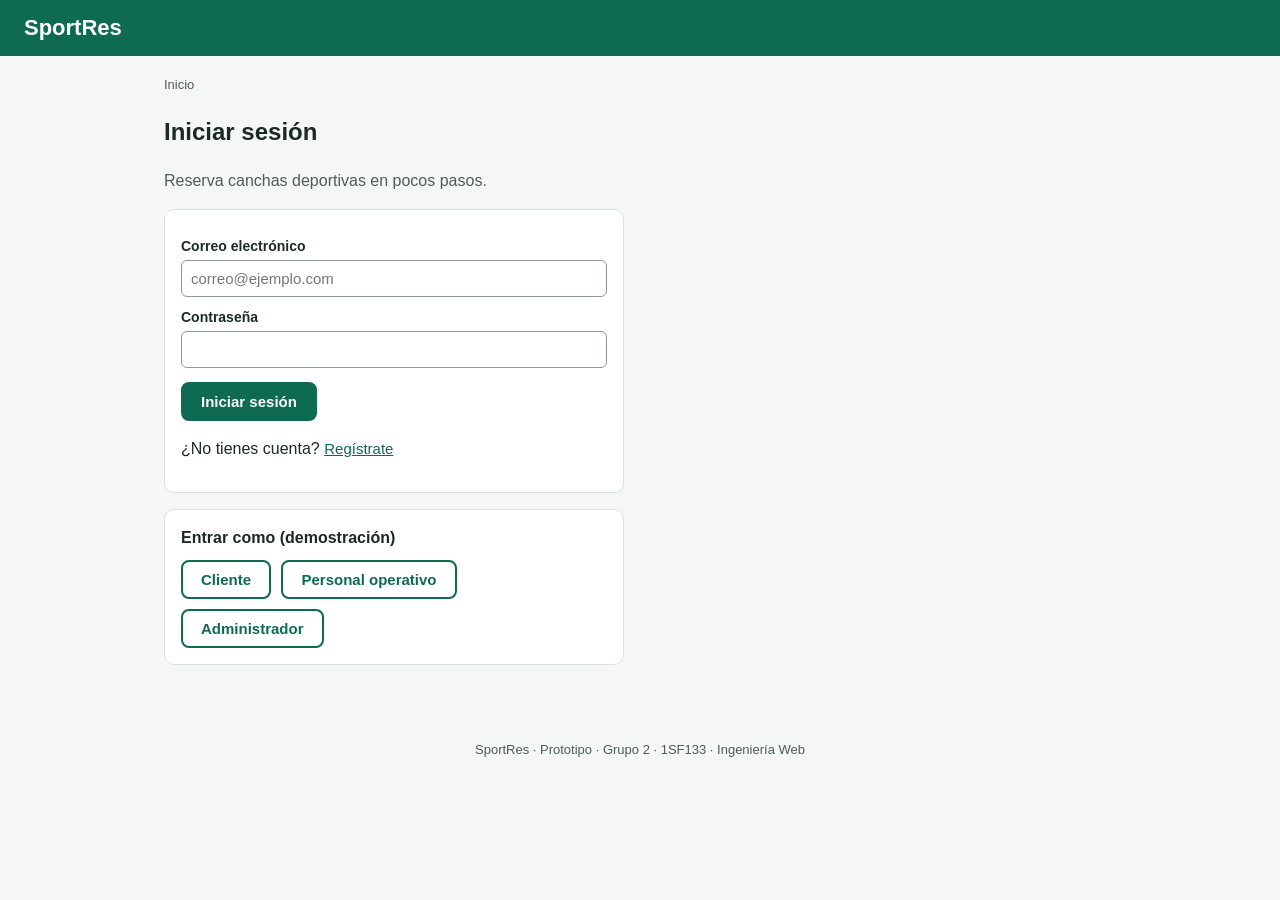
<file: PROTOTIPO/index.html>
<!DOCTYPE html>
<html lang="es">
<head>
  <meta charset="UTF-8">
  <meta name="viewport" content="width=device-width, initial-scale=1">
  <title>SportRes - Prototipo</title>
  <link rel="stylesheet" href="estilos.css">
</head>
<body>

  <!-- ENCABEZADO: logo, menú (se llena con JavaScript según el rol) y usuario -->
  <header>
    <span class="logo">SportRes</span>
    <nav id="menu" aria-label="Menú principal"></nav>
    <span id="usuario"></span>
  </header>

  <div class="contenedor">
  <!-- Menú lateral: solo lo usa el administrador -->
  <aside id="lateral" class="lateral oculta" aria-label="Menú del administrador"></aside>
  <main>
    <!-- Ruta de migas de pan y mensajes para lectores de pantalla -->
    <p id="ruta" class="ruta"></p>
    <p id="mensaje" class="mensaje oculta" role="status" aria-live="polite"></p>

    <!-- ===================== ACCESO ===================== -->
    <section id="login" class="pantalla">
      <h1 tabindex="-1">Iniciar sesión</h1>
      <p class="sub">Reserva canchas deportivas en pocos pasos.</p>
      <form id="form-login" class="tarjeta angosta" novalidate>
        <label for="login-correo">Correo electrónico</label>
        <input type="email" id="login-correo" placeholder="correo@ejemplo.com">
        <p class="error" id="error-login-correo"></p>

        <label for="login-clave">Contraseña</label>
        <input type="password" id="login-clave">
        <p class="error" id="error-login-clave"></p>

        <button type="submit" class="boton">Iniciar sesión</button>
        <p>¿No tienes cuenta? <button type="button" class="enlace" data-ir="registro">Regístrate</button></p>
      </form>
      <div class="tarjeta angosta">
        <strong>Entrar como (demostración)</strong><br>
        <button type="button" class="boton claro" data-rol="cliente">Cliente</button>
        <button type="button" class="boton claro" data-rol="operativo">Personal operativo</button>
        <button type="button" class="boton claro" data-rol="admin">Administrador</button>
      </div>
    </section>

    <section id="registro" class="pantalla oculta">
      <h1 tabindex="-1">Crear cuenta</h1>
      <form id="form-registro" class="tarjeta angosta" novalidate>
        <fieldset>
          <legend>Datos personales</legend>
          <label for="reg-nombre">Nombre completo</label>
          <input type="text" id="reg-nombre">
          <p class="error" id="error-reg-nombre"></p>
          <label for="reg-correo">Correo electrónico</label>
          <input type="email" id="reg-correo">
          <p class="error" id="error-reg-correo"></p>
          <label for="reg-clave">Contraseña (mínimo 6 caracteres)</label>
          <input type="password" id="reg-clave">
          <p class="error" id="error-reg-clave"></p>
        </fieldset>
        <button type="submit" class="boton">Crear cuenta</button>
        <button type="button" class="boton claro" data-ir="login">Ya tengo cuenta</button>
      </form>
    </section>

    <!-- ===================== CLIENTE ===================== -->
    <section id="buscar" class="pantalla oculta">
      <h1 tabindex="-1">Buscar instalaciones</h1>
      <p class="sub">Paso 1 de 3: elige una instalación.</p>
      <div class="tarjeta">
        <div class="fila">
          <div>
            <label for="filtro-deporte">Deporte</label>
            <select id="filtro-deporte">
              <option value="todos">Todos</option>
              <option>Fútbol</option>
              <option>Baloncesto</option>
              <option>Pádel</option>
            </select>
          </div>
          <div>
            <label for="filtro-fecha">Fecha</label>
            <input type="date" id="filtro-fecha" value="2026-10-15">
          </div>
        </div>
      </div>
      <div id="lista-instalaciones" class="cuadricula"></div>
    </section>

    <section id="detalle" class="pantalla oculta">
      <h1 tabindex="-1" id="detalle-titulo">Instalación</h1>
      <p class="sub">Paso 2 de 3: elige un horario.</p>
      <div class="tarjeta" id="detalle-info"></div>
      <div class="tarjeta">
        <h2>Horarios disponibles</h2>
        <div id="lista-horarios" class="horarios"></div>
        <p class="sub">Los horarios tachados no están disponibles.</p>
      </div>
      <button type="button" class="boton claro" data-ir="buscar">Volver</button>
    </section>

    <section id="confirmar" class="pantalla oculta">
      <h1 tabindex="-1">Confirmar reserva</h1>
      <p class="sub">Paso 3 de 3: revisa los datos y confirma.</p>
      <div class="tarjeta">
        <table id="tabla-confirmar"></table>
        <button type="button" class="boton" id="btn-confirmar">Confirmar reserva</button>
        <button type="button" class="boton claro" data-ir="detalle">Cambiar horario</button>
      </div>
    </section>

    <section id="exito" class="pantalla oculta">
      <h1 tabindex="-1">¡Reserva confirmada!</h1>
      <div class="tarjeta">
        <p class="aviso" id="exito-texto"></p>
        <button type="button" class="boton" data-ir="mis-reservas">Ver mis reservas</button>
        <button type="button" class="boton claro" data-ir="buscar">Hacer otra reserva</button>
      </div>
    </section>

    <section id="mis-reservas" class="pantalla oculta">
      <h1 tabindex="-1">Mis reservas</h1>
      <div class="tabla-caja"><table id="tabla-mis-reservas"></table></div>
      <button type="button" class="boton" data-ir="buscar">Nueva reserva</button>
    </section>

    <section id="modificar" class="pantalla oculta">
      <h1 tabindex="-1">Modificar reserva</h1>
      <form id="form-modificar" class="tarjeta angosta" novalidate>
        <p id="modificar-info"></p>
        <label for="mod-fecha">Nueva fecha</label>
        <input type="date" id="mod-fecha">
        <p class="error" id="error-mod-fecha"></p>
        <label for="mod-hora">Nuevo horario</label>
        <select id="mod-hora"></select>
        <button type="submit" class="boton">Guardar cambios</button>
        <button type="button" class="boton claro" data-ir="mis-reservas">Cancelar</button>
      </form>
    </section>

    <section id="perfil" class="pantalla oculta">
      <h1 tabindex="-1">Mi perfil</h1>
      <form id="form-perfil" class="tarjeta angosta" novalidate>
        <label for="perfil-nombre">Nombre</label>
        <input type="text" id="perfil-nombre" value="Ana Pérez">
        <p class="error" id="error-perfil-nombre"></p>
        <label for="perfil-correo">Correo</label>
        <input type="email" id="perfil-correo" value="ana@ejemplo.com">
        <button type="submit" class="boton">Guardar</button>
      </form>
    </section>

    <!-- ===================== PERSONAL OPERATIVO ===================== -->
    <section id="op-dia" class="pantalla oculta">
      <h1 tabindex="-1">Reservas del día</h1>
      <p class="sub">Registra la llegada de los clientes (check-in).</p>
      <div class="tabla-caja"><table id="tabla-dia"></table></div>
    </section>

    <section id="presencial" class="pantalla oculta">
      <h1 tabindex="-1">Reserva presencial</h1>
      <form id="form-presencial" class="tarjeta angosta" novalidate>
        <label for="pres-nombre">Nombre del cliente</label>
        <input type="text" id="pres-nombre">
        <p class="error" id="error-pres-nombre"></p>
        <label for="pres-instalacion">Instalación</label>
        <select id="pres-instalacion"></select>
        <label for="pres-hora">Horario (hoy)</label>
        <select id="pres-hora"></select>
        <button type="submit" class="boton">Registrar reserva</button>
      </form>
    </section>

    <section id="disponibilidad" class="pantalla oculta">
      <h1 tabindex="-1">Disponibilidad</h1>
      <p class="sub">Estado de cada instalación hoy (15/10/2026).</p>
      <div class="tabla-caja"><table id="tabla-disponibilidad"></table></div>
    </section>

    <!-- ===================== ADMINISTRADOR ===================== -->
    <section id="a-panel" class="pantalla oculta">
      <h1 tabindex="-1">Panel del administrador</h1>
      <div class="cuadricula" id="indicadores"></div>
      <div class="tarjeta">
        <h2>Accesos rápidos</h2>
        <button type="button" class="boton" data-ir="a-instalaciones">Instalaciones y horarios</button>
        <button type="button" class="boton" data-ir="a-bloqueos">Bloqueos</button>
        <button type="button" class="boton" data-ir="a-reportes">Reportes</button>
        <button type="button" class="boton" data-ir="a-usuarios">Usuarios y roles</button>
      </div>
    </section>

    <section id="a-instalaciones" class="pantalla oculta">
      <h1 tabindex="-1">Instalaciones y horarios</h1>
      <div class="tabla-caja"><table id="tabla-instalaciones"></table></div>
    </section>

    <section id="a-bloqueos" class="pantalla oculta">
      <h1 tabindex="-1">Bloqueos de horario</h1>
      <form id="form-bloqueo" class="tarjeta angosta" novalidate>
        <label for="blq-instalacion">Instalación</label>
        <select id="blq-instalacion"></select>
        <label for="blq-hora">Horario (hoy)</label>
        <select id="blq-hora"></select>
        <label for="blq-motivo">Motivo</label>
        <input type="text" id="blq-motivo" placeholder="Ej.: mantenimiento">
        <p class="error" id="error-blq-motivo"></p>
        <button type="submit" class="boton">Bloquear horario</button>
      </form>
      <div class="tabla-caja"><table id="tabla-bloqueos"></table></div>
    </section>

    <section id="a-reportes" class="pantalla oculta">
      <h1 tabindex="-1">Reportes</h1>
      <div class="tabla-caja"><table id="tabla-reportes"></table></div>
      <p class="sub">Los ingresos cuentan solo las reservas asistidas.</p>
    </section>

    <section id="a-usuarios" class="pantalla oculta">
      <h1 tabindex="-1">Usuarios y roles</h1>
      <div class="tabla-caja"><table id="tabla-usuarios"></table></div>
    </section>
  </main>
  </div>

  <footer>
    SportRes · Prototipo · Grupo 2 · 1SF133 · Ingeniería Web
  </footer>

  <!-- Primero los datos, luego la lógica (defer: se ejecuta cuando el HTML ya cargó) -->
  <script src="datos.js" defer></script>
  <script src="app.js" defer></script>
</body>
</html>
</file>
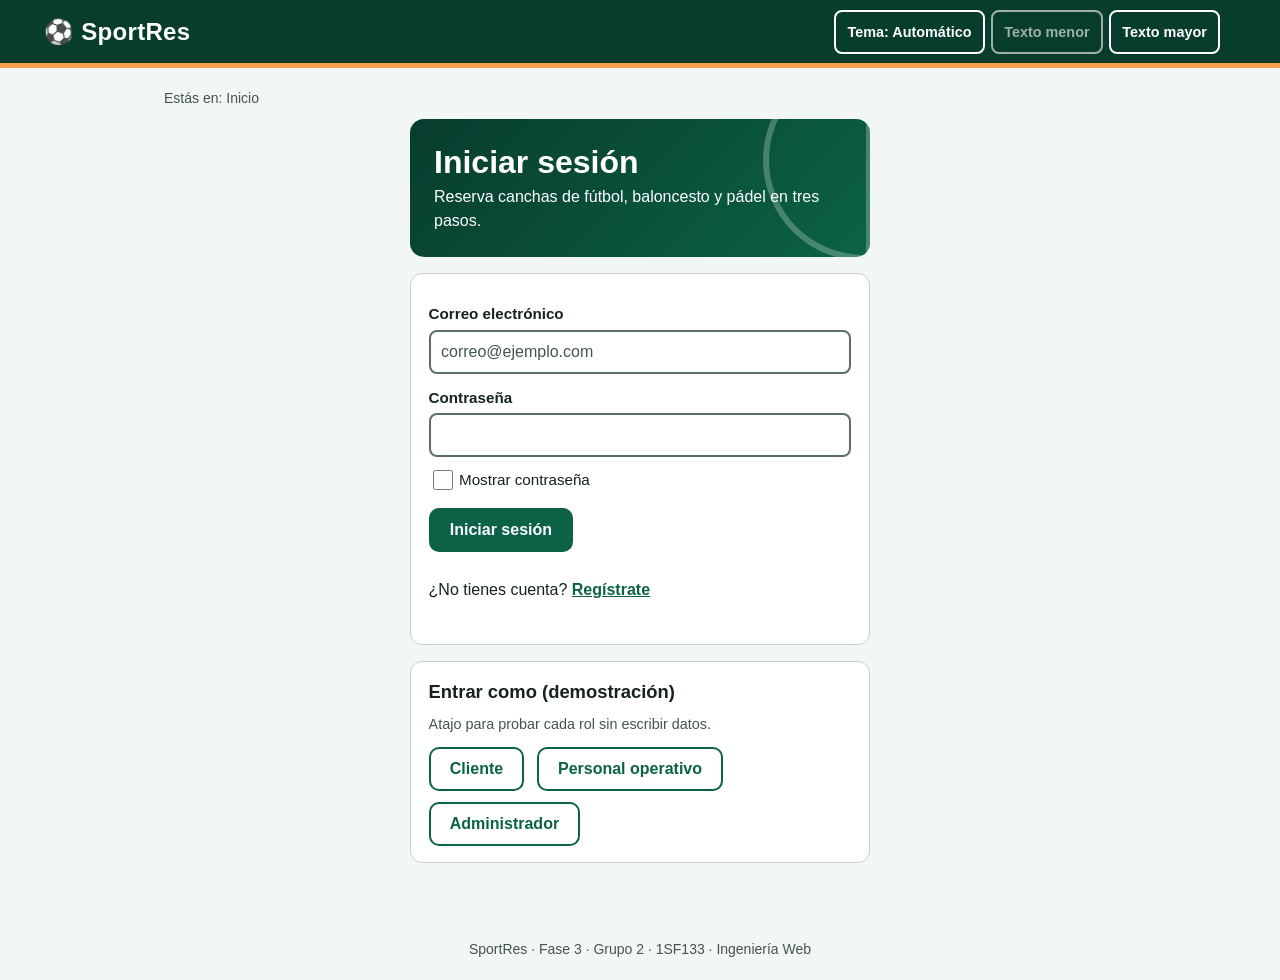
<file: SPORTRES FRONTEND/FASE3-FRONTEND/index.html>
<!DOCTYPE html>
<html lang="es">
<head>
  <meta charset="UTF-8">
  <meta name="viewport" content="width=device-width, initial-scale=1">
  <meta name="description" content="SportRes: reserva de canchas deportivas en pocos pasos.">
  <title>SportRes · Iniciar sesión</title>
  <link rel="stylesheet" href="estilos.css">
</head>
<body>

  <!-- Enlace para saltar el menú (teclado y lectores de pantalla) -->
  <a class="saltar" id="saltar" href="#contenido">Saltar al contenido</a>

  <!-- Aviso para lectores de pantalla: se lee cada vez que cambia -->
  <div id="anuncio" class="solo-lector" role="status" aria-live="polite"></div>

  <!-- ENCABEZADO: logo, menú principal (se llena con JavaScript según el rol) y usuario -->
  <header>
    <div class="barra">
      <span class="logo"><span aria-hidden="true">⚽</span> SportRes</span>
      <nav id="menu" aria-label="Menú principal"></nav>
      <!-- Opciones de accesibilidad: tema claro/oscuro y tamaño del texto -->
      <div class="herramientas" role="group" aria-label="Opciones de accesibilidad">
        <button type="button" id="btn-tema">Tema: Automático</button>
        <button type="button" id="btn-menos">Texto menor</button>
        <button type="button" id="btn-mas">Texto mayor</button>
      </div>
      <div id="usuario"></div>
    </div>
  </header>

  <div class="contenedor">
    <!-- Menú lateral: solo lo usa el administrador -->
    <nav id="lateral" class="lateral oculta" aria-label="Menú de administración"></nav>

    <main id="contenido" tabindex="-1">
      <!-- Ruta de migas de pan y mensajes de confirmación -->
      <nav aria-label="Ruta de navegación"><p id="ruta" class="ruta"></p></nav>
      <p id="mensaje" class="mensaje oculta"></p>

      <!-- ===================== ACCESO ===================== -->
      <section id="login" class="pantalla pantalla-form" aria-labelledby="t-login">
        <div class="banner">
          <h1 id="t-login" tabindex="-1">Iniciar sesión</h1>
          <p>Reserva canchas de fútbol, baloncesto y pádel en tres pasos.</p>
        </div>
        <form id="form-login" class="tarjeta angosta" novalidate>
          <label for="login-correo">Correo electrónico</label>
          <input type="email" id="login-correo" autocomplete="email" placeholder="correo@ejemplo.com" required aria-describedby="error-login-correo">
          <p class="error" id="error-login-correo"></p>

          <label for="login-clave">Contraseña</label>
          <input type="password" id="login-clave" autocomplete="current-password" required aria-describedby="error-login-clave">
          <p class="error" id="error-login-clave"></p>
          <label class="opcion"><input type="checkbox" data-mostrar="login-clave"> Mostrar contraseña</label>

          <button type="submit" class="boton">Iniciar sesión</button>
          <p>¿No tienes cuenta? <button type="button" class="enlace" data-ir="registro">Regístrate</button></p>
        </form>
        <div class="tarjeta angosta">
          <h2>Entrar como (demostración)</h2>
          <p class="ayuda">Atajo para probar cada rol sin escribir datos.</p>
          <button type="button" class="boton claro" data-rol="cliente">Cliente</button>
          <button type="button" class="boton claro" data-rol="operativo">Personal operativo</button>
          <button type="button" class="boton claro" data-rol="admin">Administrador</button>
        </div>
      </section>

      <section id="registro" class="pantalla pantalla-form oculta" aria-labelledby="t-registro">
        <h1 id="t-registro" tabindex="-1">Crear cuenta</h1>
        <p class="sub">Todos los campos son obligatorios.</p>
        <form id="form-registro" class="tarjeta angosta" novalidate>
          <fieldset>
            <legend>Datos personales</legend>
            <label for="reg-nombre">Nombre completo</label>
            <input type="text" id="reg-nombre" autocomplete="name" required aria-describedby="error-reg-nombre">
            <p class="error" id="error-reg-nombre"></p>
            <label for="reg-correo">Correo electrónico</label>
            <input type="email" id="reg-correo" autocomplete="email" required aria-describedby="error-reg-correo">
            <p class="error" id="error-reg-correo"></p>
            <label for="reg-clave">Contraseña (mínimo 6 caracteres)</label>
            <input type="password" id="reg-clave" autocomplete="new-password" required aria-describedby="error-reg-clave">
            <p class="error" id="error-reg-clave"></p>
            <label class="opcion"><input type="checkbox" data-mostrar="reg-clave"> Mostrar contraseña</label>
          </fieldset>
          <button type="submit" class="boton">Crear cuenta</button>
          <button type="button" class="boton claro" data-ir="login">Ya tengo cuenta</button>
        </form>
      </section>

      <!-- ===================== CLIENTE ===================== -->
      <section id="buscar" class="pantalla oculta" aria-labelledby="t-buscar">
        <h1 id="t-buscar" tabindex="-1">Buscar instalaciones</h1>
        <ol class="pasos" aria-label="Pasos de la reserva">
          <li aria-current="step"><span class="n">1</span> Elegir instalación</li>
          <li><span class="n">2</span> Elegir horario</li>
          <li><span class="n">3</span> Confirmar</li>
        </ol>
        <div class="tarjeta">
          <div class="fila">
            <div>
              <label for="filtro-deporte">Deporte</label>
              <select id="filtro-deporte">
                <option value="todos">Todos</option>
                <option>Fútbol</option>
                <option>Baloncesto</option>
                <option>Pádel</option>
              </select>
            </div>
            <div>
              <label for="filtro-fecha">Fecha</label>
              <input type="date" id="filtro-fecha" value="2026-10-15">
            </div>
          </div>
        </div>
        <div id="lista-instalaciones" class="cuadricula"></div>
      </section>

      <section id="detalle" class="pantalla oculta" aria-labelledby="detalle-titulo">
        <h1 id="detalle-titulo" tabindex="-1">Instalación</h1>
        <ol class="pasos" aria-label="Pasos de la reserva">
          <li><span class="n">1</span> Elegir instalación</li>
          <li aria-current="step"><span class="n">2</span> Elegir horario</li>
          <li><span class="n">3</span> Confirmar</li>
        </ol>
        <div class="tarjeta" id="detalle-info"></div>
        <div class="tarjeta">
          <h2>Horarios disponibles</h2>
          <div id="lista-horarios" class="horarios"></div>
          <p class="leyenda"><span><span class="estado libre">Disponible</span> se puede elegir</span> <span><span class="estado ocupada">No disponible</span> tachado, ocupado o bloqueado</span></p>
        </div>
        <button type="button" class="boton claro" data-ir="buscar">Volver a instalaciones</button>
      </section>

      <section id="confirmar" class="pantalla oculta" aria-labelledby="t-confirmar">
        <h1 id="t-confirmar" tabindex="-1">Confirmar reserva</h1>
        <ol class="pasos" aria-label="Pasos de la reserva">
          <li><span class="n">1</span> Elegir instalación</li>
          <li><span class="n">2</span> Elegir horario</li>
          <li aria-current="step"><span class="n">3</span> Confirmar</li>
        </ol>
        <div class="tarjeta">
          <p class="sub">Revisa los datos antes de confirmar.</p>
          <div class="tabla-caja"><table id="tabla-confirmar"></table></div>
          <button type="button" class="boton" id="btn-confirmar">Confirmar reserva</button>
          <button type="button" class="boton claro" data-ir="detalle">Cambiar horario</button>
        </div>
      </section>

      <section id="exito" class="pantalla oculta" aria-labelledby="t-exito">
        <h1 id="t-exito" tabindex="-1">¡Reserva confirmada!</h1>
        <div class="tarjeta">
          <p class="aviso" id="exito-texto"></p>
          <button type="button" class="boton" data-ir="mis-reservas">Ver mis reservas</button>
          <button type="button" class="boton claro" data-ir="buscar">Hacer otra reserva</button>
        </div>
      </section>

      <section id="mis-reservas" class="pantalla oculta" aria-labelledby="t-mis">
        <h1 id="t-mis" tabindex="-1">Mis reservas</h1>
        <p class="sub">Puedes modificar o cancelar las reservas confirmadas.</p>
        <div class="tabla-caja"><table id="tabla-mis-reservas"></table></div>
        <button type="button" class="boton" data-ir="buscar">Nueva reserva</button>
      </section>

      <section id="modificar" class="pantalla pantalla-form oculta" aria-labelledby="t-mod">
        <h1 id="t-mod" tabindex="-1">Modificar reserva</h1>
        <form id="form-modificar" class="tarjeta angosta" novalidate>
          <p id="modificar-info"></p>
          <label for="mod-fecha">Nueva fecha</label>
          <input type="date" id="mod-fecha" required aria-describedby="error-mod-fecha">
          <p class="error" id="error-mod-fecha"></p>
          <label for="mod-hora">Nuevo horario</label>
          <select id="mod-hora"></select>
          <button type="submit" class="boton">Guardar cambios</button>
          <button type="button" class="boton claro" data-ir="mis-reservas">No modificar</button>
        </form>
      </section>

      <section id="perfil" class="pantalla pantalla-form oculta" aria-labelledby="t-perfil">
        <h1 id="t-perfil" tabindex="-1">Mi perfil</h1>
        <form id="form-perfil" class="tarjeta angosta" novalidate>
          <label for="perfil-nombre">Nombre</label>
          <input type="text" id="perfil-nombre" value="Ana Pérez" autocomplete="name" required aria-describedby="error-perfil-nombre">
          <p class="error" id="error-perfil-nombre"></p>
          <label for="perfil-correo">Correo</label>
          <input type="email" id="perfil-correo" value="ana@ejemplo.com" autocomplete="email">
          <button type="submit" class="boton">Guardar</button>
        </form>
      </section>

      <!-- ===================== PERSONAL OPERATIVO ===================== -->
      <section id="op-dia" class="pantalla oculta" aria-labelledby="t-dia">
        <h1 id="t-dia" tabindex="-1">Reservas del día</h1>
        <p class="sub">Registra la llegada de los clientes (check-in).</p>
        <div class="tabla-caja"><table id="tabla-dia"></table></div>
      </section>

      <section id="presencial" class="pantalla pantalla-form oculta" aria-labelledby="t-pres">
        <h1 id="t-pres" tabindex="-1">Reserva presencial</h1>
        <form id="form-presencial" class="tarjeta angosta" novalidate>
          <label for="pres-nombre">Nombre del cliente</label>
          <input type="text" id="pres-nombre" required aria-describedby="error-pres-nombre">
          <p class="error" id="error-pres-nombre"></p>
          <label for="pres-instalacion">Instalación</label>
          <select id="pres-instalacion"></select>
          <label for="pres-hora">Horario (hoy)</label>
          <select id="pres-hora"></select>
          <button type="submit" class="boton">Registrar reserva</button>
        </form>
      </section>

      <section id="disponibilidad" class="pantalla oculta" aria-labelledby="t-disp">
        <h1 id="t-disp" tabindex="-1">Disponibilidad</h1>
        <p class="sub">Estado de cada instalación hoy (15/10/2026).</p>
        <div class="tabla-caja"><table id="tabla-disponibilidad"></table></div>
      </section>

      <!-- ===================== ADMINISTRADOR ===================== -->
      <section id="a-panel" class="pantalla oculta" aria-labelledby="t-panel">
        <h1 id="t-panel" tabindex="-1">Panel del administrador</h1>
        <p class="sub">Resumen de la actividad de hoy.</p>
        <div class="cuadricula" id="indicadores"></div>
        <div class="tarjeta">
          <h2>Accesos rápidos</h2>
          <button type="button" class="boton" data-ir="a-instalaciones">Instalaciones y horarios</button>
          <button type="button" class="boton" data-ir="a-bloqueos">Bloqueos</button>
          <button type="button" class="boton" data-ir="a-reportes">Reportes</button>
          <button type="button" class="boton" data-ir="a-usuarios">Usuarios y roles</button>
        </div>
      </section>

      <section id="a-instalaciones" class="pantalla oculta" aria-labelledby="t-ainst">
        <h1 id="t-ainst" tabindex="-1">Instalaciones y horarios</h1>
        <div class="tabla-caja"><table id="tabla-instalaciones"></table></div>
      </section>

      <section id="a-bloqueos" class="pantalla oculta" aria-labelledby="t-bloq">
        <h1 id="t-bloq" tabindex="-1">Bloqueos de horario</h1>
        <form id="form-bloqueo" class="tarjeta angosta" novalidate>
          <label for="blq-instalacion">Instalación</label>
          <select id="blq-instalacion"></select>
          <label for="blq-hora">Horario (hoy)</label>
          <select id="blq-hora"></select>
          <label for="blq-motivo">Motivo</label>
          <input type="text" id="blq-motivo" placeholder="Ej.: mantenimiento" required aria-describedby="error-blq-motivo">
          <p class="error" id="error-blq-motivo"></p>
          <button type="submit" class="boton">Bloquear horario</button>
        </form>
        <div class="tabla-caja"><table id="tabla-bloqueos"></table></div>
      </section>

      <section id="a-reportes" class="pantalla oculta" aria-labelledby="t-rep">
        <h1 id="t-rep" tabindex="-1">Reportes</h1>
        <div class="tabla-caja"><table id="tabla-reportes"></table></div>
        <p class="sub">Los ingresos cuentan solo las reservas asistidas.</p>
      </section>

      <section id="a-usuarios" class="pantalla oculta" aria-labelledby="t-usu">
        <h1 id="t-usu" tabindex="-1">Usuarios y roles</h1>
        <div class="tabla-caja"><table id="tabla-usuarios"></table></div>
      </section>
    </main>
  </div>

  <footer>
    SportRes · Fase 3 · Grupo 2 · 1SF133 · Ingeniería Web
  </footer>

  <!-- Primero los datos, luego la lógica (defer: se ejecuta cuando el HTML ya cargó) -->
  <script src="datos.js" defer></script>
  <script src="app.js" defer></script>
</body>
</html>
</file>
<file: PROTOTIPO/estilos.css>
/* ===== SportRes - estilos del prototipo =====
   Layout con Flexbox (encabezado, filas) y CSS Grid (tarjetas).
   Diseño responsivo con una media query al final. */

:root {
  --verde: #0e6b52;
  --verde-claro: #e3f3ed;
  --naranja: #f08a24;
  --texto: #1b2a25;
  --gris: #4d5d57;
  --borde: #d9e2de;
  --fondo: #f4f7f6;
}
* { box-sizing: border-box; }
body { margin: 0; font-family: Arial, sans-serif; color: var(--texto); background: var(--fondo); line-height: 1.45; }

/* Encabezado (Flexbox) */
header { background: var(--verde); color: #fff; padding: 12px 24px; display: flex; flex-wrap: wrap; align-items: center; gap: 16px; }
.logo { font-size: 22px; font-weight: bold; }
nav { display: flex; flex-wrap: wrap; gap: 6px; }
nav button { background: transparent; color: #fff; border: 0; padding: 8px 12px; border-radius: 6px; font-size: 15px; font-weight: bold; cursor: pointer; }
nav button:hover { background: rgba(255,255,255,.2); }
nav button.activo { background: #fff; color: var(--verde); }
#usuario { margin-left: auto; font-size: 14px; }
#usuario button { background: transparent; color: #fff; border: 1px solid #fff; border-radius: 6px; padding: 4px 10px; cursor: pointer; }

/* Contenedor: menú lateral (admin) + contenido */
.contenedor { display: flex; max-width: 1240px; margin: 0 auto; }
main { flex: 1; min-width: 0; max-width: 1000px; margin: 0 auto; padding: 20px 24px 40px; }
.lateral { width: 220px; flex: none; background: #fff; border-right: 1px solid var(--borde); padding: 16px 10px; }
.lateral h2 { font-size: 11px; text-transform: uppercase; letter-spacing: .8px; color: var(--gris); margin: 14px 10px 6px; }
.lateral button { display: block; width: 100%; text-align: left; background: none; border: 0; padding: 9px 12px; border-radius: 8px; font-size: 15px; font-weight: bold; color: var(--texto); cursor: pointer; }
.lateral button:hover { background: var(--fondo); }
.lateral button.activo { background: var(--verde-claro); color: var(--verde); }

/* Imagen de las tarjetas de instalaciones */
.tarjeta.foto { padding: 0; overflow: hidden; }
.tarjeta.foto .cuerpo { padding: 14px 16px; }
.imagen { height: 120px; display: grid; place-items: center; font-size: 44px; background: linear-gradient(135deg, #0e6b52, #3aa57f); }
.imagen.baloncesto { background: linear-gradient(135deg, #d4741b, #f3b35e); }
.imagen.padel { background: linear-gradient(135deg, #2a6fb0, #6bb1e6); }

.ruta { font-size: 13px; color: var(--gris); margin: 0 0 8px; }
.sub { color: var(--gris); margin-top: 0; }
.oculta { display: none; }               /* JavaScript quita/pone esta clase */

/* Foco visible para quien navega con teclado (accesibilidad) */
button:focus, input:focus, select:focus { outline: 3px solid var(--naranja); outline-offset: 2px; }

/* Tarjetas y cuadrícula (CSS Grid) */
.tarjeta { background: #fff; border: 1px solid var(--borde); border-radius: 10px; padding: 16px; margin-bottom: 16px; }
.angosta { max-width: 460px; }
.cuadricula { display: grid; grid-template-columns: repeat(3, 1fr); gap: 16px; }

/* Formularios */
fieldset { border: 1px solid var(--borde); border-radius: 8px; margin: 0 0 8px; }
label { display: block; font-weight: bold; font-size: 14px; margin: 10px 0 4px; }
input, select { width: 100%; padding: 9px; border: 1px solid #8a9a94; border-radius: 6px; font-size: 15px; }
.fila { display: flex; flex-wrap: wrap; gap: 12px; }
.fila > div { flex: 1; min-width: 180px; }
.error { color: #b02a2a; font-size: 13px; margin: 4px 0 0; min-height: 0; }
input.invalido { border-color: #b02a2a; }

/* Botones */
.boton { background: var(--verde); color: #fff; border: 2px solid var(--verde); border-radius: 8px; padding: 9px 18px; font-size: 15px; font-weight: bold; cursor: pointer; margin: 10px 6px 0 0; }
.boton.claro { background: #fff; color: var(--verde); }
.boton.rojo { background: #fff; color: #b02a2a; border-color: #b02a2a; }
.boton.chico { padding: 4px 10px; font-size: 13px; margin: 0; }
.enlace { background: none; border: 0; color: var(--verde); text-decoration: underline; font-size: 15px; cursor: pointer; padding: 0; }

/* Tablas */
.tabla-caja { overflow-x: auto; margin-bottom: 16px; }
table { width: 100%; border-collapse: collapse; background: #fff; }
th, td { border-bottom: 1px solid var(--borde); padding: 9px; text-align: left; font-size: 14px; }
th { background: var(--verde-claro); }

/* Estados (el texto siempre dice el estado, no solo el color) */
.estado { display: inline-block; padding: 2px 10px; border-radius: 12px; font-size: 12px; font-weight: bold; }
.confirmada, .libre { background: #dff3ea; color: #12663f; }
.pendiente { background: #fdf0d5; color: #7a4d00; }
.cancelada, .ocupada { background: #f8e0e0; color: #8f1f1f; }
.asistida, .bloqueada { background: #e8ecef; color: #3d4a56; }

/* Horarios */
.horarios { display: flex; flex-wrap: wrap; gap: 8px; }
.horarios button { padding: 8px 14px; border-radius: 6px; border: 1px solid var(--verde); background: #fff; color: var(--verde); font-weight: bold; font-size: 15px; cursor: pointer; }
.horarios button:disabled { background: #e8ecef; color: #6b7780; border-color: var(--borde); text-decoration: line-through; cursor: not-allowed; }

.numero { font-size: 30px; font-weight: bold; color: var(--verde); }
.aviso, .mensaje { background: var(--verde-claro); border-left: 5px solid var(--verde); padding: 10px 14px; border-radius: 6px; }
footer { text-align: center; color: var(--gris); font-size: 13px; padding: 20px; }

/* Diseño responsivo: en pantallas pequeñas la cuadrícula pasa a 1 columna */
@media (max-width: 800px) {
  .cuadricula { grid-template-columns: 1fr; }
  main { padding: 16px; }
  .lateral { display: none; }   /* en celular el administrador usa el menú de arriba */
  #usuario { margin-left: 0; width: 100%; }
}
h1:focus { outline: none; }

/* ===== Modo wireframe: mismo HTML, solo grises y recuadros ===== */
body.wf { background: #fff; font-family: "Courier New", monospace; }
body.wf header { background: #d9d9d9; color: #222; }
body.wf nav button, body.wf #usuario, body.wf #usuario button { color: #222; border-color: #666; }
body.wf nav button.activo { background: #fff; border: 1.5px solid #555; }
body.wf .tarjeta, body.wf .lateral, body.wf table, body.wf input, body.wf select { border: 1.5px solid #666; box-shadow: none; }
body.wf .boton { background: #bdbdbd; color: #111; border-color: #555; }
body.wf .boton.claro, body.wf .boton.rojo { background: #fff; color: #111; border-color: #555; }
body.wf th { background: #e6e6e6; }
body.wf .estado, body.wf .horarios button { background: #eee; color: #222; border: 1px solid #777; }
body.wf .numero, body.wf a, body.wf .enlace { color: #222; }
body.wf .aviso, body.wf .mensaje { background: #eee; border-left-color: #666; }
body.wf .lateral button.activo { background: #e6e6e6; border: 1.5px solid #555; }
/* Las imágenes se muestran como recuadro con una X */
body.wf .imagen { background: #e9e9e9; font-size: 0; border-bottom: 1.5px solid #666; position: relative; }
body.wf .imagen::after { content: ""; position: absolute; inset: 0; background: linear-gradient(to top right, transparent calc(50% - 1px), #888 50%, transparent calc(50% + 1px)), linear-gradient(to top left, transparent calc(50% - 1px), #888 50%, transparent calc(50% + 1px)); }
body.wf .imagen { position: relative; }
body.wf .lateral button.activo { color: #111; }
</file>
<file: SPORTRES FRONTEND/FASE3-FRONTEND/estilos.css>
/* ===== SportRes - Fase 3: estilos =====
   Layout con Flexbox (encabezado, filas) y CSS Grid (tarjetas).
   Diseño responsivo: pantallas grandes (computadora) y pequeñas (celular).
   Accesibilidad: tema claro y oscuro, contraste mínimo 4.5:1 en textos (WCAG AA),
   foco visible, tamaños en rem (respetan el zoom) y botones de 44 px de alto.
   Todos los colores están en variables: cada tema solo cambia los valores. */

/* ---------- Tema claro (por defecto) ---------- */
:root {
  color-scheme: light;
  --fondo: #f2f6f4;
  --superficie: #ffffff;        /* tarjetas, tablas, campos */
  --texto: #14231e;
  --gris: #43554e;              /* texto secundario */
  --borde: #c5d2cc;
  --borde-campo: #5b6e66;       /* borde de campos: 5.4:1 */
  --primario: #0b6246;          /* botones principales */
  --primario-hover: #083d2e;
  --on-primario: #ffffff;
  --enlace: #0b6246;            /* texto verde sobre la superficie */
  --suave: #d9efe5;             /* fondos suaves (encabezado de tabla, menú activo) */
  --on-suave: #083d2e;
  --header: #083d2e;
  --on-header: #ffffff;
  --naranja: #f5a04a;           /* detalle decorativo (línea de cancha) */
  --rojo: #a31f1f;
  --rojo-fondo: #fff7f7;
  --rojo-hover: #fdeeee;
  --foco: #0b1f33;
  --foco-anillo: #ffffff;
  --aviso: #e3f3ed;
  --paso-activo: #083d2e;
  --ok-bg: #d9efe5;       --ok-tx: #0a5230;
  --pend-bg: #fdecc8;     --pend-tx: #6b4200;
  --mal-bg: #fadcdc;      --mal-tx: #8a1c1c;
  --neutro-bg: #e2e8f0;   --neutro-tx: #334155;
  --nodisp-bg: #e2e8f0;   --nodisp-tx: #59666e;
}

/* ---------- Tema oscuro: automático (según el dispositivo) ---------- */
@media (prefers-color-scheme: dark) {
  :root:not([data-tema="claro"]) {
    color-scheme: dark;
    --fondo: #0e1612;
    --superficie: #17231e;
    --texto: #e9f2ee;
    --gris: #b3c3bb;
    --borde: #33453d;
    --borde-campo: #8aa296;
    --primario: #4cc9a0;
    --primario-hover: #7ee0be;
    --on-primario: #04211a;
    --enlace: #6fdcb8;
    --suave: #1f3a30;
    --on-suave: #e9f2ee;
    --header: #06241b;
    --rojo: #ff9b9b;
    --rojo-fondo: #2a1717;
    --rojo-hover: #3a1d1d;
    --foco: #ffd54a;
    --foco-anillo: #0e1612;
    --aviso: #16372c;
    --paso-activo: #0b6246;
    --ok-bg: #174a36;       --ok-tx: #bff1dc;
    --pend-bg: #4a3710;     --pend-tx: #ffe2a3;
    --mal-bg: #5a1f1f;      --mal-tx: #ffd0d0;
    --neutro-bg: #2b3a4a;   --neutro-tx: #d4deea;
    --nodisp-bg: #26332d;   --nodisp-tx: #9fb0a7;
  }
}
/* ---------- Tema oscuro: elegido con el botón "Tema" ---------- */
:root[data-tema="oscuro"] {
  color-scheme: dark;
  --fondo: #0e1612;
  --superficie: #17231e;
  --texto: #e9f2ee;
  --gris: #b3c3bb;
  --borde: #33453d;
  --borde-campo: #8aa296;
  --primario: #4cc9a0;
  --primario-hover: #7ee0be;
  --on-primario: #04211a;
  --enlace: #6fdcb8;
  --suave: #1f3a30;
  --on-suave: #e9f2ee;
  --header: #06241b;
  --rojo: #ff9b9b;
  --rojo-fondo: #2a1717;
  --rojo-hover: #3a1d1d;
  --foco: #ffd54a;
  --foco-anillo: #0e1612;
  --aviso: #16372c;
  --paso-activo: #0b6246;
  --ok-bg: #174a36;       --ok-tx: #bff1dc;
  --pend-bg: #4a3710;     --pend-tx: #ffe2a3;
  --mal-bg: #5a1f1f;      --mal-tx: #ffd0d0;
  --neutro-bg: #2b3a4a;   --neutro-tx: #d4deea;
  --nodisp-bg: #26332d;   --nodisp-tx: #9fb0a7;
}

* { box-sizing: border-box; }
html { font-size: 100%; }                      /* 1rem = tamaño elegido por la persona */
body { margin: 0; font-family: "Segoe UI", Arial, sans-serif; font-size: 1rem; color: var(--texto); background: var(--fondo); line-height: 1.5; }
h1 { font-size: 1.75rem; margin: 0 0 .25rem; line-height: 1.2; }
h2 { font-size: 1.15rem; margin: 0 0 .5rem; }

/* Texto solo para lectores de pantalla (queda fuera de la vista pero se lee) */
.solo-lector { position: absolute; width: 1px; height: 1px; overflow: hidden; clip: rect(0 0 0 0); white-space: nowrap; }
.oculta { display: none; }                      /* JavaScript quita/pone esta clase */

/* Enlace "Saltar al contenido": aparece al pulsar Tab */
.saltar { position: absolute; left: .5rem; top: -4rem; background: #fff; color: #14231e; padding: .6rem 1rem; border-radius: 0 0 8px 8px; font-weight: bold; z-index: 10; }
.saltar:focus { top: 0; }

/* ---------- Foco visible (teclado) ---------- */
:focus-visible { outline: 3px solid var(--foco); outline-offset: 2px; box-shadow: 0 0 0 5px var(--foco-anillo); }
header :focus-visible { outline-color: #ffd54a; box-shadow: none; }
h1:focus, main:focus { outline: none; box-shadow: none; }

/* ---------- Encabezado (Flexbox) ---------- */
header { background: var(--header); color: var(--on-header); border-bottom: 5px solid var(--naranja); }
.barra { max-width: 1240px; margin: 0 auto; padding: .6rem 1.5rem; display: flex; flex-wrap: wrap; align-items: center; gap: .5rem 1rem; }
.logo { font-size: 1.5rem; font-weight: bold; letter-spacing: .3px; }
nav#menu { display: flex; flex-wrap: wrap; gap: .25rem; }
nav#menu a, header button { min-height: 44px; display: inline-flex; align-items: center; padding: 0 .9rem; border-radius: 8px; font-size: 1rem; font-weight: bold; color: #fff; text-decoration: none; font-family: inherit; }
nav#menu a:hover { background: rgba(255,255,255,.18); }
nav#menu a[aria-current="page"] { background: #fff; color: #083d2e; }
header button { background: transparent; border: 2px solid #fff; cursor: pointer; }
header button:hover:not(:disabled) { background: rgba(255,255,255,.18); }
header button:disabled { opacity: .6; cursor: not-allowed; }
.herramientas { margin-left: auto; display: flex; gap: .4rem; align-items: center; }
.herramientas button { font-size: .9rem; padding: 0 .7rem; justify-content: center; }
#usuario { font-size: .95rem; display: flex; align-items: center; gap: .6rem; flex-wrap: wrap; }

/* ---------- Contenedor: menú lateral (admin) + contenido ---------- */
.contenedor { display: flex; max-width: 1240px; margin: 0 auto; }
main { flex: 1; min-width: 0; max-width: 1000px; margin: 0 auto; padding: 1.25rem 1.5rem 2.5rem; }
.lateral { width: 240px; flex: none; background: var(--superficie); border-right: 1px solid var(--borde); padding: 1rem .6rem; }
/* cada grupo (Gestión, Análisis...) queda separado por una línea y con su título */
.lateral .grupo + .grupo { border-top: 2px solid var(--borde); margin-top: 1rem; padding-top: .9rem; }
.lateral h2 { font-size: .8rem; text-transform: uppercase; letter-spacing: 1.2px; color: var(--enlace); margin: 0 .7rem .35rem; }
.lateral a { display: flex; align-items: center; min-height: 44px; padding: 0 .8rem; border-radius: 8px; font-weight: bold; color: var(--texto); text-decoration: none; }
.lateral a:hover { background: var(--fondo); }
.lateral a[aria-current="page"] { background: var(--suave); color: var(--on-suave); box-shadow: inset 4px 0 0 var(--primario); }

.ruta { font-size: .875rem; color: var(--gris); margin: 0 0 .6rem; }
.sub { color: var(--gris); margin-top: 0; }

/* ---------- Pantallas con una sola tarjeta (login, registro, formularios): columna centrada ---------- */
.pantalla-form > h1, .pantalla-form > .sub, .pantalla-form > .angosta, .pantalla-form > .banner { max-width: 460px; margin-left: auto; margin-right: auto; }

/* ---------- Banner de inicio ---------- */
.banner { position: relative; overflow: hidden; background: linear-gradient(135deg, #083d2e, #0b6246); color: #fff; border-radius: 14px; padding: 1.5rem; margin-bottom: 1rem; }
.banner h1 { font-size: 2rem; }
.banner p { margin: .25rem 0 0; max-width: 32rem; }
.banner::after { content: ""; position: absolute; right: -95px; top: -60px; width: 190px; height: 190px; border: 6px solid rgba(255,255,255,.25); border-radius: 50%; }   /* círculo central de la cancha (decorativo) */
.banner::before { content: ""; position: absolute; right: -2px; top: 0; bottom: 0; border-right: 6px solid rgba(255,255,255,.25); }

/* ---------- Pasos de la reserva ---------- */
.pasos { list-style: none; display: flex; gap: .5rem; padding: 0; margin: .5rem 0 1rem; flex-wrap: wrap; }
.pasos li { display: flex; align-items: center; gap: .5rem; padding: .35rem .9rem .35rem .4rem; border-radius: 999px; background: var(--superficie); border: 1px solid var(--borde); color: var(--gris); font-weight: bold; font-size: .9rem; }
.pasos .n { display: inline-grid; place-items: center; width: 1.7rem; height: 1.7rem; border-radius: 50%; background: var(--suave); color: var(--on-suave); }
.pasos li[aria-current="step"] { background: var(--paso-activo); color: #fff; border-color: var(--paso-activo); }
.pasos li[aria-current="step"] .n { background: var(--naranja); color: #14231e; }

/* ---------- Tarjetas y cuadrícula (CSS Grid) ---------- */
.tarjeta { background: var(--superficie); border: 1px solid var(--borde); border-radius: 12px; padding: 1rem 1.1rem; margin-bottom: 1rem; }
.angosta { max-width: 460px; }
.cuadricula { display: grid; grid-template-columns: repeat(3, 1fr); gap: 1rem; margin-bottom: 1rem; }
.cuadricula .tarjeta { margin-bottom: 0; }
.tarjeta.foto { padding: 0; overflow: hidden; display: flex; flex-direction: column; }
.tarjeta.foto .cuerpo { padding: .9rem 1.1rem 1.1rem; display: flex; flex-direction: column; flex: 1; }
.tarjeta.foto .cuerpo p { margin: 0 0 .2rem; }
.tarjeta.foto .boton { margin-top: auto; align-self: flex-start; }
.imagen { height: 120px; display: grid; place-items: center; font-size: 2.8rem; background: linear-gradient(135deg, #0b6246, #3aa57f); }
.imagen.baloncesto { background: linear-gradient(135deg, #c46414, #f3b35e); }
.imagen.padel { background: linear-gradient(135deg, #2a6fb0, #6bb1e6); }
.precio { font-weight: bold; font-size: 1.1rem; }
.libres { color: var(--gris); font-size: .9rem; }

/* ---------- Formularios ---------- */
fieldset { border: 1px solid var(--borde); border-radius: 8px; margin: 0 0 .5rem; padding: .5rem .9rem .9rem; }
legend { font-weight: bold; padding: 0 .4rem; }
label { display: block; font-weight: bold; font-size: .95rem; margin: .8rem 0 .25rem; }
input, select { width: 100%; min-height: 44px; padding: .5rem .65rem; border: 2px solid var(--borde-campo); border-radius: 8px; font-size: 1rem; font-family: inherit; background: var(--superficie); color: var(--texto); }
input::placeholder { color: var(--gris); opacity: 1; }
input[type="checkbox"] { width: 1.25rem; min-height: 0; height: 1.25rem; accent-color: var(--primario); vertical-align: middle; margin-right: .4rem; }
.opcion { display: flex; align-items: center; margin-top: .6rem; font-weight: normal; }
.fila { display: flex; flex-wrap: wrap; gap: .75rem; }
.fila > div { flex: 1; min-width: 180px; }
.error { color: var(--rojo); font-size: .9rem; font-weight: bold; margin: .3rem 0 0; }
.error:not(:empty)::before { content: "⚠ "; }              /* el error no depende solo del color */
input.invalido { border-color: var(--rojo); background: var(--rojo-fondo); }
.ayuda { color: var(--gris); font-size: .9rem; margin: .2rem 0 0; }

/* ---------- Botones ---------- */
.boton { min-height: 44px; background: var(--primario); color: var(--on-primario); border: 2px solid var(--primario); border-radius: 10px; padding: .5rem 1.2rem; font-size: 1rem; font-weight: bold; font-family: inherit; cursor: pointer; margin: .7rem .5rem 0 0; }
.boton:hover { background: var(--primario-hover); border-color: var(--primario-hover); }
.boton.claro { background: var(--superficie); color: var(--enlace); border-color: var(--enlace); }
.boton.claro:hover { background: var(--suave); }
.boton.rojo { background: var(--superficie); color: var(--rojo); border-color: var(--rojo); }
.boton.rojo:hover { background: var(--rojo-hover); }
.boton.chico { min-height: 40px; padding: .25rem .8rem; font-size: .9rem; margin: .1rem .25rem .1rem 0; }
.enlace { background: none; border: 0; color: var(--enlace); text-decoration: underline; font-size: 1rem; font-weight: bold; font-family: inherit; cursor: pointer; padding: .5rem 0; min-height: 44px; }

/* ---------- Tablas ---------- */
.tabla-caja { overflow-x: auto; margin-bottom: 1rem; background: var(--superficie); border: 1px solid var(--borde); border-radius: 12px; }
table { width: 100%; border-collapse: collapse; }
th, td { border-bottom: 1px solid var(--borde); padding: .65rem .75rem; text-align: left; font-size: .95rem; }
th { background: var(--suave); color: var(--on-suave); }
tbody tr:last-child td { border-bottom: 0; }
td[data-label=""]::before { display: none; }

/* ---------- Estados: el texto siempre dice el estado, no solo el color ---------- */
.estado { display: inline-block; padding: .15rem .65rem; border-radius: 999px; font-size: .8rem; font-weight: bold; white-space: nowrap; }
.confirmada, .libre { background: var(--ok-bg); color: var(--ok-tx); }
.pendiente { background: var(--pend-bg); color: var(--pend-tx); }
.cancelada, .ocupada { background: var(--mal-bg); color: var(--mal-tx); }
.asistida, .bloqueada { background: var(--neutro-bg); color: var(--neutro-tx); }

/* ---------- Horarios ---------- */
.horarios { display: flex; flex-wrap: wrap; gap: .5rem; margin-bottom: .75rem; }
.horarios button { min-height: 44px; min-width: 84px; padding: .4rem 1rem; border-radius: 10px; border: 2px solid var(--enlace); background: var(--superficie); color: var(--enlace); font-weight: bold; font-size: 1rem; cursor: pointer; }
.horarios button:hover { background: var(--suave); }
.horarios button:disabled { background: var(--nodisp-bg); color: var(--nodisp-tx); border-color: var(--nodisp-bg); text-decoration: line-through; cursor: not-allowed; }
.leyenda { display: flex; flex-wrap: wrap; gap: .5rem 1.2rem; color: var(--gris); font-size: .9rem; margin: 0; }

.numero { font-size: 2rem; font-weight: bold; color: var(--enlace); line-height: 1.1; }
.aviso, .mensaje { background: var(--aviso); color: var(--texto); border-left: 6px solid var(--primario); padding: .7rem 1rem; border-radius: 8px; }
.mensaje { margin: 0 0 1rem; font-weight: bold; }
footer { text-align: center; color: var(--gris); font-size: .875rem; padding: 1.25rem; }

/* ---------- Diseño responsivo (celular) ---------- */
@media (max-width: 800px) {
  .barra { padding: .6rem 1rem; }
  .herramientas { margin-left: 0; }
  #usuario { width: 100%; }
  .cuadricula { grid-template-columns: 1fr; }
  main { padding: 1rem; }
  h1 { font-size: 1.5rem; }
  .banner h1 { font-size: 1.6rem; }
  .banner::before { display: none; }

  /* el menú lateral del administrador pasa arriba, como una barra que se acomoda en líneas */
  .contenedor { flex-direction: column; }
  .lateral { width: 100%; border-right: 0; border-bottom: 1px solid var(--borde); padding: .5rem 1rem; }
  .lateral.oculta { display: none; }
  .lateral .grupo { display: flex; flex-wrap: wrap; align-items: center; gap: .25rem; }
  .lateral .grupo + .grupo { margin-top: .6rem; padding-top: .6rem; }
  .lateral h2 { width: 100%; margin: 0 0 .15rem; }
  .lateral a { background: var(--fondo); border: 1px solid var(--borde); }

  /* las tablas se convierten en tarjetas: cada fila es una tarjeta y cada celda lleva su título */
  .tabla-caja { background: none; border: 0; overflow: visible; }
  table, tbody, tr, td { display: block; }
  thead { position: absolute; width: 1px; height: 1px; overflow: hidden; clip: rect(0 0 0 0); }
  tr { background: var(--superficie); border: 1px solid var(--borde); border-radius: 12px; margin-bottom: .75rem; padding: .25rem 0; }
  td { display: flex; justify-content: space-between; align-items: center; gap: 1rem; border-bottom: 0; padding: .4rem .9rem; text-align: right; }
  td::before { content: attr(data-label); font-weight: bold; color: var(--gris); text-align: left; }
  .boton { width: 100%; margin-right: 0; }
  .boton.chico { width: auto; }
}

/* ---------- Preferencias de accesibilidad del dispositivo ---------- */
/* Quien prefiere menos movimiento: sin transiciones */
@media (prefers-reduced-motion: reduce) { * { transition: none !important; animation: none !important; } }
/* Quien pide más contraste: bordes más gruesos y fuertes */
@media (prefers-contrast: more) {
  :root { --borde: var(--borde-campo); }
  .tarjeta, .tabla-caja, .lateral { border-width: 2px; }
}
/* Modo de alto contraste de Windows: se respetan los colores del sistema */
@media (forced-colors: active) {
  .boton, .horarios button, header button, .pasos li { border: 2px solid ButtonText; }
  .estado { border: 1px solid CanvasText; }
  .lateral a[aria-current="page"], nav#menu a[aria-current="page"] { outline: 3px solid Highlight; }
  .banner { border: 2px solid CanvasText; }
}
</file>
